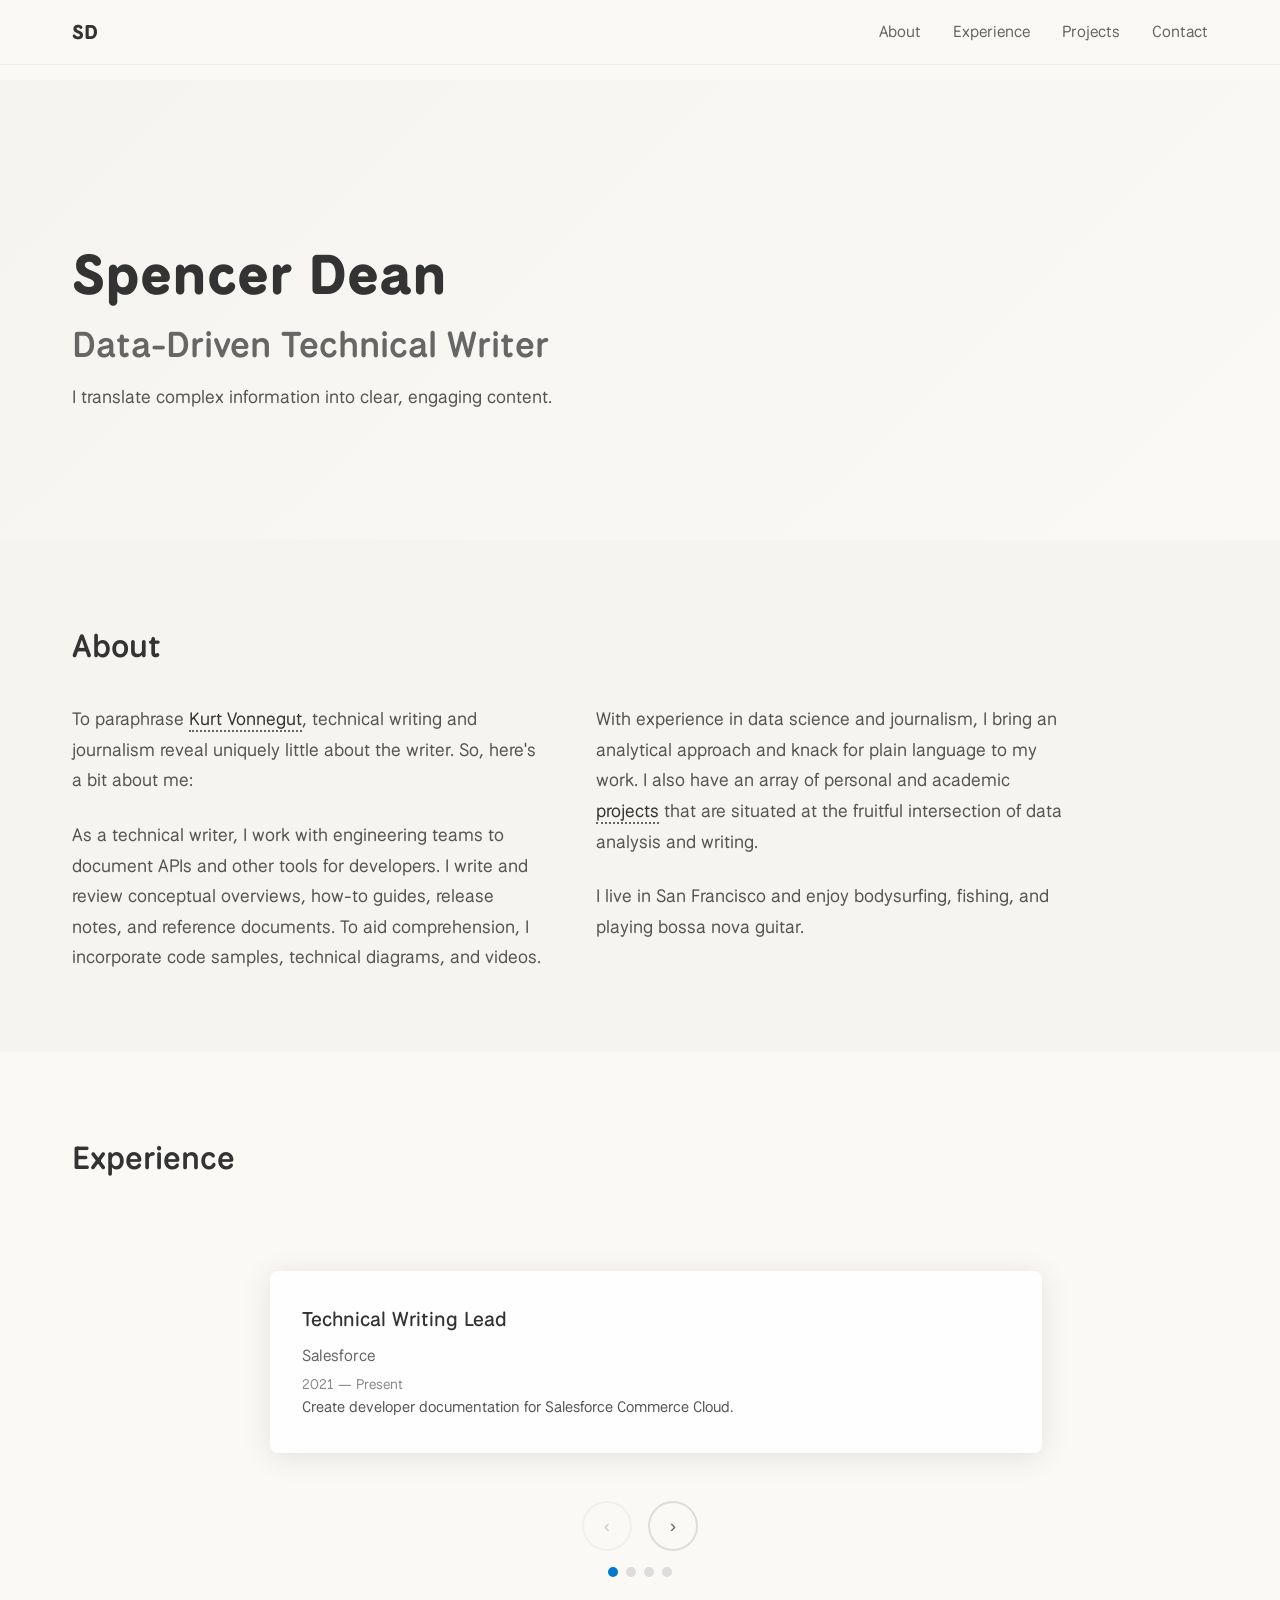
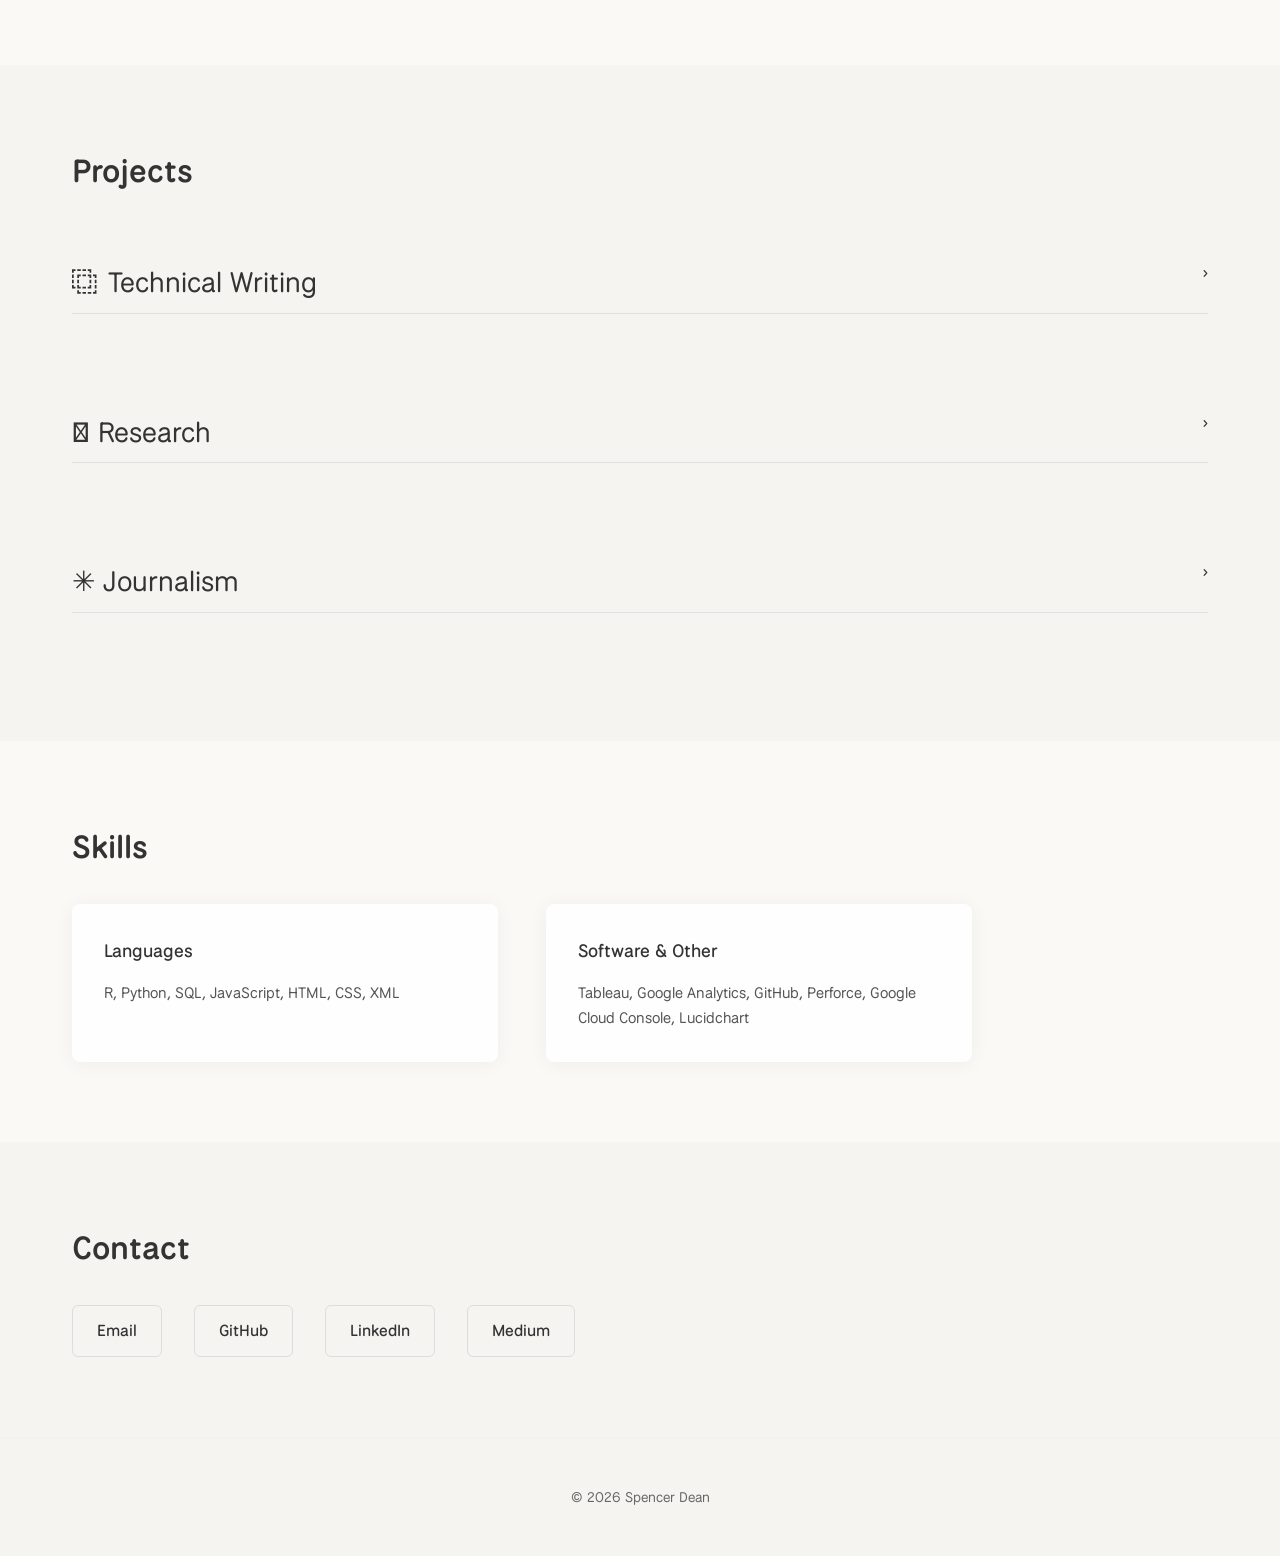
<file: index.html>
<!DOCTYPE html>
<html lang="en">
    <head>
        <meta charset="utf-8"/>
    <meta content="width=device-width, initial-scale=1.0" name="viewport"/>
    <title>Spencer Dean - Technical Writer</title>
    
    <!-- SEO Meta Tags -->
    <meta name="description" content="Technical writer, data scientist, and journalist based in the San Francisco Bay Area. Specializing in data analysis and writing.">
    <meta name="keywords" content="technical writer, data scientist, journalist, data analysis, writing, San Francisco">
    <meta name="author" content="Spencer Dean">
    
    <!-- Open Graph Meta Tags -->
    <meta property="og:title" content="Spencer Dean - Technical Writer">
    <meta property="og:description" content="Technical writer, data scientist, and journalist based in the San Francisco Bay Area.">
    <meta property="og:type" content="website">
    <meta property="og:url" content="https://spencerrdean.github.io">
    
    <!-- Performance Optimizations -->
    <link rel="preconnect" href="https://fonts.googleapis.com">
    <link rel="preconnect" href="https://fonts.gstatic.com" crossorigin>
    <link href="https://fonts.googleapis.com/css2?family=National+Park:wght@200..800&display=swap" rel="stylesheet">
    
    <!-- D3.js -->
    <script src="https://d3js.org/d3.v5.min.js"></script>
    
    <!-- Stylesheets -->
    <link href="./css/main.css" rel="stylesheet" type="text/css"/>
    <link rel="apple-touch-icon" sizes="180x180" href="img/apple-touch-icon.png">
    <link rel="icon" type="image/png" sizes="32x32" href="img/favicon-32x32.png">
    <link rel="icon" type="image/png" sizes="16x16" href="img/favicon-16x16.png">
    <link rel="manifest" href="img/site.webmanifest">
    </head>
<body>
    <header class="header">
        <nav class="nav">
            <div class="nav-container">
                <a href="#" class="nav-logo">SD</a>
                <div class="nav-links">
                    <a href="#about">About</a>
                    <a href="#experience">Experience</a>
                    <a href="#projects">Projects</a>
                    <!--<a href="./blog/">Blog</a> -->
                    <a href="#contact">Contact</a>
                </div>
                </div>
        </nav>
    </header>

    <main>
        <!-- Hero Section -->
        <section class="hero">
            <div class="container">
                <div class="hero-content">
                    <div class="hero-text">
                        <h1 class="hero-title">Spencer Dean</h1>
                        <p class="hero-subtitle">Data-Driven Technical Writer</p>
                        <p class="hero-description">
                            I translate complex information into clear, engaging content.
                        </p>
                </div>
                    <div class="hero-visualization">
                        <div id="dither-container"></div>
                </div>
                </div>
                </div>
        </section>

        <!-- About Section -->
        <section id="about" class="section">
            <div class="container">
                <h2 class="section-title">About</h2>
                <div class="about-content">
                    <div class="about-column">
                        <p class="about-text">
                            To paraphrase <a href="https://www.bu.edu/clarion/guides/vonnegut-1980.pdf">Kurt Vonnegut</a>, technical writing and journalism reveal uniquely little about the writer. So, here's a bit about me:
                        </p>
                        <p class="about-text">As a technical writer, I work with engineering teams to document APIs and other tools for developers. I write and review conceptual overviews, how-to guides, release notes, and reference documents. To aid comprehension, I incorporate code samples, technical diagrams, and videos.</p>
                </div>
                    <div class="about-column">
                        <p class="about-text">With experience in data science and journalism, I bring an analytical approach and knack for plain language to my work. I also have an array of personal and academic <a href="#projects">projects</a> that are situated at the fruitful intersection of data analysis and writing.</p>
                        <p class="about-text">I live in San Francisco and enjoy bodysurfing, fishing, and playing bossa nova guitar.</p>
                    </div>
                    </div>
                </div>
        </section>

        <!-- Experience Section -->
        <section id="experience" class="section">
            <div class="container">
                <h2 class="section-title">Experience</h2>
                <div class="experience-carousel">
                    <div class="experience-track">
                        <div class="experience-item active">
                            <h3 class="experience-title">Technical Writing Lead</h3>
                            <p class="experience-org">Salesforce</p>
                            <p class="experience-duration">2021 — Present</p>
                            <p class="experience-description">Create developer documentation for Salesforce Commerce Cloud.</p>
                        </div>
                        
                        <div class="experience-item">
                            <h3 class="experience-title">Computational Research Assistant</h3>
                            <p class="experience-org">Wesleyan Media Project</p>
                            <p class="experience-duration">2019 — 2021</p>
                            <p class=""experience-description">Analyzed political advertisements on digital platforms.</p>
                        </div>
                        
                        <div class="experience-item">
                            <h3 class="experience-title">Technical Writer Intern</h3>
                            <p class="experience-org">Salesforce</p>
                            <p class="experience-duration">Summer 2019 & 2020</p>
                            <p class="experience-description">Authored customer emails for technical updates and created an internal wiki.</p>
                        </div>
                        
                        <div class="experience-item">
                            <h3 class="experience-title">Staff Writer and Copy Editor</h3>
                            <p class="experience-org">The Wesleyan Argus</p>
                            <p class="experience-duration">2018 — 2021</p>
                            <p class="experience-description">Produced and edited campus newspaper articles for biweekly publication.</p>
                    </div>
                </div>
                    
                    <div class="carousel-controls">
                        <button class="carousel-btn" onclick="moveCarousel(-1)" id="prev-btn">‹</button>
                        <button class="carousel-btn" onclick="moveCarousel(1)" id="next-btn">›</button>
                    </div>
                    
                    <div class="carousel-indicators">
                        <div class="carousel-indicator active" onclick="goToSlide(0)"></div>
                        <div class="carousel-indicator" onclick="goToSlide(1)"></div>
                        <div class="carousel-indicator" onclick="goToSlide(2)"></div>
                        <div class="carousel-indicator" onclick="goToSlide(3)"></div>
                    </div>
                </div>
                </div>
        </section>

        <!-- Projects Section -->
        <section id="projects" class="section">
            <div class="container">
                <h2 class="section-title">Projects</h2>
                
                <!-- Technical Writing -->
                <div class="project-category">
                    <h3 class="project-category-title" onclick="toggleCategory(this)">
                        ⿻ Technical Writing
                        <span class="toggle-icon">▼</span>
                    </h3>
                    <div class="projects-grid">
                        <article class="project-item">
                            <div class="project-cover">
                                <img src="./img/place-order.png" alt="Technical diagram for developer doc">
                </div>
                            <div class="project-content">
                                <h4 class="project-title">
                                    <a href="https://developer.salesforce.com/docs/commerce/salesforce-commerce/guide/b2b-d2c-comm-streamlined-place-order.html" target="_blank">
                                        Streamlined Place Order
                                    </a>
                                </h4>
                                <p class="project-description">
                                    API feature documentation for Salesforce Commerce Cloud developers. Includes technical diagrams, code samples, and detailed description.
                                </p>
                </div>
                        </article>
                        
                        <article class="project-item">
                            <div class="project-cover">
                                <img src="./img/migration.png" alt="Migration guide landing page">
                    </div>
                            <div class="project-content">
                                <h4 class="project-title">
                                    <a href="https://developer.salesforce.com/docs/commerce/lwr-migration/overview" target="_blank">
                                        B2B Commerce Aura to LWR Migration Guide
                                    </a>
                                </h4>
                                <p class="project-description">
                                    Product migration guide for Salesforce Commerce Cloud. Includes step-by-step instructions and opinionated guidance.
                                </p>
                </div>
                        </article>
                        
                        <article class="project-item">
                            <div class="project-cover">
                                <img src="./img/algo_transparency.png" alt="Algorithmic Transparency">
                    </div>
                            <div class="project-content">
                                <h4 class="project-title">
                                    <a href="https://medium.com/data-science-collective/algorithmic-transparency-f05e290795e8" target="_blank">
                                        Algorithmic Transparency
                                    </a>
                                </h4>
                                <p class="project-description">
                                    In-depth overview of algorithmic transparency and AI ethics. Published in Medium's Data Science Collective.
                                </p>
                </div>
                        </article>
                </div>
                </div>

                <!-- Research -->
                <div class="project-category">
                    <h3 class="project-category-title" onclick="toggleCategory(this)">
                        𓊍 Research
                        <span class="toggle-icon">▼</span>
                    </h3>
                    <div class="projects-grid">
                        <article class="project-item">
                            <div class="project-cover">
                                <img src="./img/election_analysis.jpg" alt="Election Analysis">
                    </div>
                            <div class="project-content">
                                <h4 class="project-title">
                                    <a href="
                                    https://www.electionanalysis.ws/us/president2020/section-5-social-media/a-banner-year-for-advertising-and-a-look-at-differences-across-platforms/" target="_blank">
                                        2020 Presidential Election Advertising Analysis
                                    </a>
                                </h4>
                                <p class="project-description">
                                    Contribution to U.S. election analysis published by the Centre for Comparative Politics and Media Research. 
                                </p>
                </div>
                        </article>
                        <article class="project-item">
                            <div class="project-cover">
                                <img src="./img/microtargeting.png" alt="Microtargeting map">
                    </div>
                            <div class="project-content">
                                <h4 class="project-title">
                                    <a href="https://deltalab.research.wesleyan.edu/2020/10/28/presidential-advertising-on-snapchat/" target="_blank">
                                        Microtargeting in Presidential Campaign Ads
                                    </a>
                                </h4>
                                <p class="project-description">
                                    Computational research project revealing targeted advertising methodologies used by 2020 U.S. presidential candidates on Snapchat. Published in the Wesleyan Media Project blog.
                                </p>
                </div>
                        </article>
                        <article class="project-item">
                            <div class="project-cover">
                                <img src="./img/covid.png" alt="Coronavirus coverage chart">
                    </div>
                            <div class="project-content">
                                <h4 class="project-title">
                        <a href="http://deltalab.research.wesleyan.edu/2020/05/21/coronavirus-coverage-minimal-in-presidential-candidate-digital-advertising/" target="_blank">
                                Coronavirus Coverage in Political Advertising
                                    </a>
                                </h4>
                                <p class="project-description">
                                    Collaborative research project tracking U.S. presidential candidate references to COVID-19 in Facebook advertisements. Published in the Wesleyan Media Project blog.
                                </p>
                        </div>
                        </article>
                        <article class="project-item">
                            <div class="project-cover">
                                <span>📑</span>
                            </div>
                            <div class="project-content">
                                <h4 class="project-title">
                                    <a href="https://clippingsme-assets-1.s3.amazonaws.com/cuttingpdfs/1522521/28dc757ef846325ff426fdf46af6d16e.pdf?" target="_blank">
                                        Assessment of Food Security
                                    </a>
                                </h4>
                                <p class="project-description">
                                    Report on food security for families with children in Middletown, Connecticut. Prepared for the Middlesex Coalition for Children.
                                </p>
                        </div>
                        </article>
                        <article class="project-item">
                            <div class="project-cover">
                                <img src="./img/news-network.jpg" alt="Network of news source citations">
                        </div>
                            <div class="project-content">
                                <h4 class="project-title">
                                    <a href="https://medium.com/data-science/the-isolated-den-of-fox-news-f31126e605cd" target="_blank">
                                Network Analysis of Online News Outlets
                                    </a>
                                </h4>
                                <p class="project-description">
                                    Article detailing my process of visualizing and analyzing citations between news sources. Published in Medium's Towards Data Science.
                                </p>
                        </div>
                        </article>
                        </div>
                        </div>

                <!-- Journalism -->
                <div class="project-category">
                    <h3 class="project-category-title" onclick="toggleCategory(this)">
                        ✳ Journalism
                        <span class="toggle-icon">▼</span>
                    </h3>
                    <div class="projects-grid">
                        <article class="project-item">
                            <div class="project-cover">
                                <img src="./img/cropped-logo2.png" alt="Argus logo">
                        </div>
                            <div class="project-content">
                                <h4 class="project-title">
                                    <a href="https://wesleyanargus.com/author/srdean/" target="_blank">
                                        Wesleyan Argus Articles
                                    </a>
                                </h4>
                                <p class="project-description">
                                    Collection of articles written as Staff Writer and Copy Editor for the Wesleyan University student newspaper
                                </p>
                    </div>
                        </article>
                        <article class="project-item">
                            <div class="project-cover">
                                <img src="./img/foster-care-grad.jpg" alt="Grad cap graphic">
                </div>
                            <div class="project-content">
                                <h4 class="project-title">
                                    <a href="https://medium.com/age-of-awareness/graduation-gap-academic-outcomes-for-students-in-foster-care-62333a94777a" target="_blank">
                                        Academic Outcomes for Students in Foster Care 
                                    </a>
                                </h4>
                                <p class="project-description">
                                    Data-driven reporting about academic outcomes for students in foster care. Published in Medium's Age of Awareness.
                                </p>
                        </div>
                        </article>
                        <article class="project-item">
                            <div class="project-cover">
                                <img src="./img/books.png" alt="Common core books visualization">
                            </div>
                            <div class="project-content">
                                <h4 class="project-title">
                                    <a href="https://medium.com/data-science/what-stories-do-schools-teach-us-43069c6dc040" target="_blank">
                                        English Curriculums Data Journalism
                                    </a>
                                </h4>
                                <p class="project-description">
                                    Article with accompanying data visualizations analyzing the representation of authors in Common Core English curriculums. Published in Medium's Towards Data Science.
                                </p>
                        </div>
                        </article>
                        <article class="project-item">
                            <div class="project-cover">
                                <img src="./img/ct-prisons.png" alt="Graphic for CT prison story">
                            </div>
                            <div class="project-content">
                                <h4 class="project-title">
                                    <a href="https://medium.com/@spencerdean/connecticut-prisons-close-doors-as-inmate-levels-drop-e6b6c6c670c1" target="_blank">
                                        Connecticut Prisons Data Journalism
                                    </a>
                                </h4>
                                <p class="project-description">
                                    Data-driven reporting about inmate populations in the Connecticut prison system.
                                </p>
                        </div>
                        </article>
                        </div>
                        </div>
                            </div>
        </section>

        <!-- Skills Section -->
        <section class="section">
            <div class="container">
                <h2 class="section-title">Skills</h2>
                <div class="skills-grid">
                    <div class="skills-category">
                        <h3 class="skills-category-title">Languages</h3>
                        <p class="skills-list">R, Python, SQL, JavaScript, HTML, CSS, XML</p>
                        </div>
                    <div class="skills-category">
                        <h3 class="skills-category-title">Software & Other</h3>
                        <p class="skills-list">Tableau, Google Analytics, GitHub, Perforce, Google Cloud Console, Lucidchart</p>
                            </div>
                        </div>
                            </div>
        </section>

        <!-- Contact Section -->
        <section id="contact" class="section">
            <div class="container">
                <h2 class="section-title">Contact</h2>
                <div class="contact-links">
                    <a href="mailto:sdean136@gmail.com" class="contact-link">Email</a>
                    <a href="https://github.com/spencerrdean" target="_blank" class="contact-link">GitHub</a>
                    <a href="https://www.linkedin.com/in/spencer-dean-786693156/" target="_blank" class="contact-link">LinkedIn</a>
                    <a href="https://medium.com/@spencerdean" target="_blank" class="contact-link">Medium</a>
                        </div>
                            </div>
        </section>
    </main>

    <footer class="footer">
        <div class="container">
            <p class="footer-text">© <span id="copyright-year"></span> Spencer Dean</p>
                        </div>
    </footer>

        <script>
        function createAtkinsonDitherWithDisruption() {
    const container = document.getElementById('dither-container');
    if (!container) {
        console.error('dither container not found');
        return;
    }

    const renderWidth = 200;
    const renderHeight = 200;
    const displayWidth = 300;
    const displayHeight = 300;
    const dotRadius = 0.5;
    const dotOpacity = 0.85;
    const dotColor = '#007acc';

    container.innerHTML = '';
    const svg = d3.select('#dither-container')
        .append('svg')
        .attr('width', displayWidth)
        .attr('height', displayHeight)
        .attr('viewBox', `0 0 ${renderWidth} ${renderHeight}`)
        .style('border-radius', '50%')
        .style('overflow', 'hidden');

    const img = new Image();
    img.crossOrigin = 'anonymous';
    img.onload = function() {
        const canvas = document.createElement('canvas');
        const ctx = canvas.getContext('2d');
        canvas.width = renderWidth;
        canvas.height = renderHeight;

        // Center-crop the image to a square before drawing
        const imgAspect = img.width / img.height;
        const renderAspect = renderWidth / renderHeight;
        let sx, sy, sWidth, sHeight;

        if (imgAspect > 1) {
            sHeight = img.height;
            sWidth = img.height * renderAspect;
            sx = (img.width - sWidth) / 2;
            sy = 0;
        } else {
            sWidth = img.width;
            sHeight = img.width / renderAspect;
            sx = 0;
            sy = (img.height - sHeight) / 2;
        }

        ctx.drawImage(
            img,
            sx, sy, sWidth, sHeight, // source crop
            0, 0, renderWidth, renderHeight // destination
        );

        // Atkinson dither
        const imageData = ctx.getImageData(0, 0, renderWidth, renderHeight);
        const data = imageData.data;
        const gray = new Float32Array(renderWidth * renderHeight);

        // Convert to grayscale
        for (let y = 0; y < renderHeight; y++) {
            for (let x = 0; x < renderWidth; x++) {
                const i = (y * renderWidth + x) * 4;
                const r = data[i];
                const g = data[i + 1];
                const b = data[i + 2];
                const a = data[i + 3];
                if (a < 128) {
                    gray[y * renderWidth + x] = 1; // treat transparent as white
                } else {
                    gray[y * renderWidth + x] = (0.299 * r + 0.587 * g + 0.114 * b) / 255;
                }
            }
        }

        // Atkinson dither algorithm
        const threshold = 0.5;
        const dots = [];
        for (let y = 0; y < renderHeight; y++) {
            for (let x = 0; x < renderWidth; x++) {
                const idx = y * renderWidth + x;
                const oldPixel = gray[idx];
                const newPixel = oldPixel < threshold ? 0 : 1;
                const error = oldPixel - newPixel;
                gray[idx] = newPixel;
                if (newPixel === 0) {
                    dots.push({ x, y, home: [x, y] });
                }
                // Distribute error
                // Right, right+1, below-1, below, below+1, below+2
                // (Atkinson kernel)
                if (x + 1 < renderWidth) gray[idx + 1] += error * 1 / 8;
                if (x + 2 < renderWidth) gray[idx + 2] += error * 1 / 8;
                if (y + 1 < renderHeight) {
                    if (x - 1 >= 0) gray[idx + renderWidth - 1] += error * 1 / 8;
                    gray[idx + renderWidth] += error * 1 / 8;
                    if (x + 1 < renderWidth) gray[idx + renderWidth + 1] += error * 1 / 8;
                }
                if (y + 2 < renderHeight) {
                    gray[idx + renderWidth * 2] += error * 1 / 8;
                }
            }
        }

        // Draw function for both animation and interaction
        function drawDots(dotArray) {
            svg.selectAll('circle')
                .data(dotArray)
                .join('circle')
                .attr('cx', d => d.x)
                .attr('cy', d => d.y)
                .attr('r', dotRadius)
                .style('fill', dotColor)
                .style('opacity', dotOpacity);
        }

        // Interactive disruption
        function enableInteractiveDisruption() {
            let animationFrame;
            let returning = false;

            svg.on('mousemove', function() {
                if (returning) return;
                const [mx, my] = d3.mouse(this);
                const effectRadius = 50; // px
                const pushStrength = 4; // px
                dots.forEach(d => {
                    const dx = d.x - mx;
                    const dy = d.y - my;
                    const dist = Math.sqrt(dx*dx + dy*dy);
                    if (dist < effectRadius) {
                        // Push away from cursor
                        const force = (effectRadius - dist) / effectRadius;
                        d.x += (dx / (dist || 1)) * force * pushStrength;
                        d.y += (dy / (dist || 1)) * force * pushStrength;
                    }
                });
                drawDots(dots);
            });

            svg.on('mouseleave', function() {
                returning = true;
                // Animate dots back to home
                function relaxBack() {
                    let stillMoving = false;
                    dots.forEach(d => {
                        const dx = d.home[0] - d.x;
                        const dy = d.home[1] - d.y;
                        d.x += dx * 0.18;
                        d.y += dy * 0.18;
                        if (Math.abs(dx) > 0.5 || Math.abs(dy) > 0.5) stillMoving = true;
                    });
                    drawDots(dots);
                    if (stillMoving) {
                        animationFrame = requestAnimationFrame(relaxBack);
                    } else {
                        returning = false;
                        dots.forEach(d => { d.x = d.home[0]; d.y = d.home[1]; });
                        drawDots(dots);
                    }
                }
                relaxBack();
            });
        }

        drawDots(dots);
        enableInteractiveDisruption();
    };

    img.onerror = function() {
        console.error('Failed to load image');
    };

    img.src = './img/profile2.png?' + new Date().getTime();
}

document.addEventListener('DOMContentLoaded', function() {
    createAtkinsonDitherWithDisruption();
});
        document.getElementById("copyright-year").innerText = new Date().getFullYear();
        
        // Initialize all categories as collapsed
        document.addEventListener('DOMContentLoaded', function() {
            const categories = document.querySelectorAll('.project-category');
            categories.forEach(category => {
                const toggleIcon = category.querySelector('.toggle-icon');
                toggleIcon.textContent = '›';
            });
        });
        
        function toggleCategory(element) {
            const category = element.parentElement;
            const toggleIcon = element.querySelector('.toggle-icon');
            
            if (category.classList.contains('expanded')) {
                category.classList.remove('expanded');
                category.classList.add('collapsed');
            } else {
                category.classList.remove('collapsed');
                category.classList.add('expanded');
            }
        }
        
        // Carousel functionality
        let currentSlide = 0;
        const slides = document.querySelectorAll('.experience-item');
        const indicators = document.querySelectorAll('.carousel-indicator');
        const track = document.querySelector('.experience-track');
        
        function updateCarousel() {
            // Update track position
            track.style.transform = `translateX(-${currentSlide * 100}%)`;
            
            // Update active states
            slides.forEach((slide, index) => {
                slide.classList.toggle('active', index === currentSlide);
            });
            
            indicators.forEach((indicator, index) => {
                indicator.classList.toggle('active', index === currentSlide);
            });
            
            // Update button states
            document.getElementById('prev-btn').disabled = currentSlide === 0;
            document.getElementById('next-btn').disabled = currentSlide === slides.length - 1;
        }
        
        function moveCarousel(direction) {
            const newSlide = currentSlide + direction;
            if (newSlide >= 0 && newSlide < slides.length) {
                currentSlide = newSlide;
                updateCarousel();
            }
        }
        
        function goToSlide(slideIndex) {
            if (slideIndex >= 0 && slideIndex < slides.length) {
                currentSlide = slideIndex;
                updateCarousel();
            }
        }
        
        // Initialize carousel
        document.addEventListener('DOMContentLoaded', function() {
            updateCarousel();
        });
        </script>
    </body>
</html>
</file>
<file: css/main.css>
/* Reset and base styles */
* {
    margin: 0;
    padding: 0;
    box-sizing: border-box;
}

body {
    font-family: 'National Park';
    line-height: 1.6;
    color: #333;
    background-color: #faf9f6;
}

/* General link styles */
a {
    color: #333;
    text-decoration: none;
    border-bottom: 2px dotted #666;
    transition: color 0.2s ease, border-bottom-color 0.2s ease;
}

a:hover {
    color: #007acc;
    border-bottom-color: #007acc;
}

/* Container */
.container {
    max-width: 1200px;
    margin: 0 auto;
    padding: 0 2rem;
}

/* Header and Navigation */
.header {
    position: fixed;
    top: 0;
    left: 0;
    right: 0;
    background: rgba(250, 249, 246, 0.95);
    backdrop-filter: blur(10px);
    border-bottom: 1px solid #f0f0f0;
    z-index: 1000;
}

.nav {
    padding: 1rem 0;
}

.nav-container {
    max-width: 1200px;
    margin: 0 auto;
    padding: 0 2rem;
    display: flex;
    justify-content: space-between;
    align-items: center;
}

.nav-logo {
    font-size: 1.25rem;
    font-weight: 800;
    color: #333;
    text-decoration: none;
    transition: color 0.2s ease;
    border-bottom: none;
}

.nav-logo:hover {
    color: #007acc;
    border-bottom: none;
}

.nav-links {
    display: flex;
    gap: 2rem;
}

.nav-links a {
    color: #666;
    text-decoration: none;
    border-bottom: none;
    font-weight: 400;
    transition: color 0.2s ease;
}

.nav-links a:hover {
    color: #007acc;
}

/* Main content */
main {
    margin-top: 80px;
}

/* Hero Section */
.hero {
    padding: 6rem 0 4rem;
    background: linear-gradient(135deg, #f5f4f0 0%, #faf9f6 100%);
}

.hero-content {
    max-width: 1200px;
    display: grid;
    grid-template-columns: 1fr auto;
    gap: 4rem;
    align-items: center;
}

.hero-text {
    max-width: 600px;
}

.hero-visualization {
    display: flex;
    justify-content: center;
    align-items: center;
}

#dither-container {
    width: 300px;
    height: 300px;
    border-radius: 50%;
    overflow: hidden;
}

.hero-title {
    font-size: 3.5rem;
    font-weight: 800;
    line-height: 1.2;
    margin-bottom: 0.5rem;
    color: #333;
}

.hero-subtitle {
    font-size: 2.25rem;
    color: #666;
    margin-bottom: 0.5rem;
    font-weight: 600;
}

.hero-description {
    font-size: 1.125rem;
    line-height: 1.7;
    color: #555;
    max-width: 600px;
}

/* Sections */
.section {
    padding: 5rem 0;
}

.section:nth-child(even) {
    background-color: #f5f4f0;
}

.section-title {
    font-size: 2rem;
    font-weight: 600;
    margin-bottom: 2rem;
    color: #333;
}

/* About Section */
.about-content {
    max-width: 1000px;
    display: grid;
    grid-template-columns: 1fr 1fr;
    gap: 3rem;
    align-items: start;
}

.about-column {
    display: flex;
    flex-direction: column;
    gap: 1.5rem;
}

.about-text {
    font-size: 1.125rem;
    line-height: 1.7;
    color: #555;
    margin: 0;
}

/* Experience Section */
.experience-carousel {
    position: relative;
    max-width: 900px;
    margin: 0 auto;
    overflow: hidden;
    padding: 0.5rem 2rem;
}

.experience-track {
    display: flex;
    transition: transform 0.5s ease;
    gap: 2rem;
    padding: 2rem 2rem;
}

.experience-item {
    flex: 0 0 100%;
    padding: 2rem;
    background: #fefefe;
    border-radius: 8px;
    box-shadow: 0 2px 20px rgba(0, 0, 0, 0.05);
    transition: transform 0.2s ease, box-shadow 0.2s ease;
    opacity: 0.7;
    transform: scale(0.9);
    margin: 1rem;
    position: relative;
}

.experience-item.active {
    opacity: 1;
    transform: scale(1);
    box-shadow: 0 4px 30px rgba(0, 0, 0, 0.1);
}

.experience-item:hover {
    transform: scale(1.02);
    box-shadow: 0 6px 40px rgba(0, 0, 0, 0.15);
    z-index: 10;
}

.experience-title {
    font-size: 1.25rem;
    font-weight: 500;
    margin-bottom: 0.5rem;
    color: #333;
}

.experience-org {
    font-size: 1rem;
    color: #666;
    margin-bottom: 0.25rem;
}

.experience-duration {
    font-size: 0.875rem;
    color: #888;
    margin-bottom: 0rem;
}

.experience-description {
    font-size: 0.95rem;
    line-height: 1.6;
    color: #555;
}

.carousel-controls {
    display: flex;
    justify-content: center;
    gap: 1rem;
    margin-top: 0rem;
    padding: 0 2rem;
}

.carousel-btn {
    background: none;
    border: 2px solid #ddd;
    border-radius: 50%;
    width: 50px;
    height: 50px;
    cursor: pointer;
    transition: all 0.2s ease;
    display: flex;
    align-items: center;
    justify-content: center;
    font-size: 1.2rem;
    color: #666;
}

.carousel-btn:hover {
    border-color: #007acc;
    color: #007acc;
}

.carousel-btn:disabled {
    opacity: 0.3;
    cursor: not-allowed;
}

.carousel-indicators {
    display: flex;
    justify-content: center;
    gap: 0.5rem;
    margin-top: 1rem;
    padding: 0 2rem;
}

.carousel-indicator {
    width: 10px;
    height: 10px;
    border-radius: 50%;
    background: #ddd;
    cursor: pointer;
    transition: background 0.2s ease;
}

.carousel-indicator.active {
    background: #007acc;
}

/* Projects Section */
.project-category {
    margin-bottom: 1rem;
    padding: 2rem 0;
}

.project-category:last-child {
    margin-bottom: 0;
}

.project-category-title {
    font-size: 1.75rem;
    font-weight: 400;
    margin-bottom: 1rem;
    color: #333;
    border-bottom: 1px solid #e0e0e0;
    padding-bottom: 0.5rem;
    cursor: pointer;
    user-select: none;
    transition: color 0.2s ease;
}

.project-category-title:hover {
    color: #007acc;
}

.toggle-icon {
    float: right;
    font-size: 1rem;
    transition: transform 0.3s ease;
    transform: rotate(0deg);
}

.project-category.expanded .toggle-icon {
    transform: rotate(90deg);
}

.project-category .projects-grid {
    max-height: 0;
    overflow: hidden;
    transition: max-height 0.3s ease-out;
    padding: 0 1rem;
}

.project-category.expanded .projects-grid {
    max-height: 2000px;
    transition: max-height 0.5s ease-in;
}

.projects-grid {
    display: grid;
    gap: 2rem;
    max-width: 900px;
    padding: 1rem;
}

.project-item {
    padding: 2rem;
    background: #fefefe;
    border-radius: 8px;
    box-shadow: 0 2px 20px rgba(0, 0, 0, 0.05);
    transition: transform 0.2s ease, box-shadow 0.2s ease;
    display: flex;
    gap: 1.5rem;
    align-items: flex-start;
    margin: 1rem;
}

.project-item:hover {
    transform: translateY(-2px);
    box-shadow: 0 4px 30px rgba(0, 0, 0, 0.1);
}

.project-cover {
    flex-shrink: 0;
    width: 120px;
    height: 80px;
    border-radius: 8px;
    overflow: hidden;
    background: #f0f0f0;
    display: flex;
    align-items: center;
    justify-content: center;
    font-size: 2rem;
    color: #999;
    border: 1px solid #e0e0e0;
}

.project-cover img {
    width: 100%;
    height: 100%;
    object-fit: cover;
}

.project-content {
    flex: 1;
    min-width: 0;
}

.project-title {
    font-size: 1.25rem;
    font-weight: 500;
    margin-bottom: 0.25rem;
}

.project-title a {
    color: #333;
    text-decoration: none;
    border-bottom: none;
    transition: color 0.2s ease;
}

.project-title a:hover {
    color: #007acc;
}

.project-description {
    font-size: 0.95rem;
    line-height: 1.6;
    color: #555;
}

/* Skills Section */
.skills-grid {
    display: grid;
    grid-template-columns: repeat(auto-fit, minmax(300px, 1fr));
    gap: 3rem;
    max-width: 900px;
}

.skills-category {
    padding: 2rem;
    background: #fefefe;
    border-radius: 8px;
    box-shadow: 0 2px 20px rgba(0, 0, 0, 0.05);
}

.skills-category-title {
    font-size: 1.125rem;
    font-weight: 500;
    margin-bottom: 1rem;
    color: #333;
}

.skills-list {
    font-size: 0.95rem;
    line-height: 1.6;
    color: #555;
}

/* Contact Section */
.contact-links {
    display: flex;
    flex-wrap: wrap;
    gap: 2rem;
    max-width: 600px;
}

.contact-link {
    color: #333;
    text-decoration: none;
    border-bottom: none;
    font-weight: 500;
    padding: 0.75rem 1.5rem;
    border: 1px solid #ddd;
    border-radius: 6px;
    transition: all 0.2s ease;
}

.contact-link:hover {
    background: #333;
    color: white;
    border-color: #333;
}

/* Footer */
.footer {
    padding: 3rem 0;
    background: #f5f4f0;
    border-top: 1px solid #f0f0f0;
    text-align: center;
}

.footer-text {
    color: #666;
    font-size: 0.875rem;
}

/* Responsive Design */
@media (max-width: 768px) {
    .container {
        padding: 0 1rem;
    }
    
    .nav-container {
        padding: 0 1rem;
    }
    
    .nav-links {
        gap: 1rem;
    }
    
    .hero {
        padding: 4rem 0 3rem;
    }
    
    .hero-content {
        grid-template-columns: 1fr;
        gap: 2rem;
        text-align: center;
    }
    
    .hero-visualization {
        order: -1;
    }
    
    #dither-container {
        width: 250px;
        height: 250px;
    }
    
    .hero-title {
        font-size: 2.5rem;
    }
    
    .section {
        padding: 3rem 0;
    }
    
    .section-title {
        font-size: 2rem;
        margin-bottom: 2rem;
    }
    
    .experience-carousel {
        gap: 1.5rem;
    }
    
    .experience-item {
        padding: 1.5rem;
    }
    
    .skills-grid {
        grid-template-columns: 1fr;
        gap: 1.5rem;
    }
    
    .contact-links {
        gap: 1rem;
    }
    
    .contact-link {
        padding: 0.5rem 1rem;
        font-size: 0.875rem;
    }
    
    .about-content {
        grid-template-columns: 1fr;
        gap: 2rem;
    }
}

@media (max-width: 480px) {
    .nav-links {
        display: none;
    }
    
    .hero-title {
        font-size: 2rem;
    }
    
    .hero-subtitle {
        font-size: 1rem;
    }
    
    .hero-description {
        font-size: 1rem;
    }
    
    .section-title {
        font-size: 1.75rem;
    }
}
</file>
